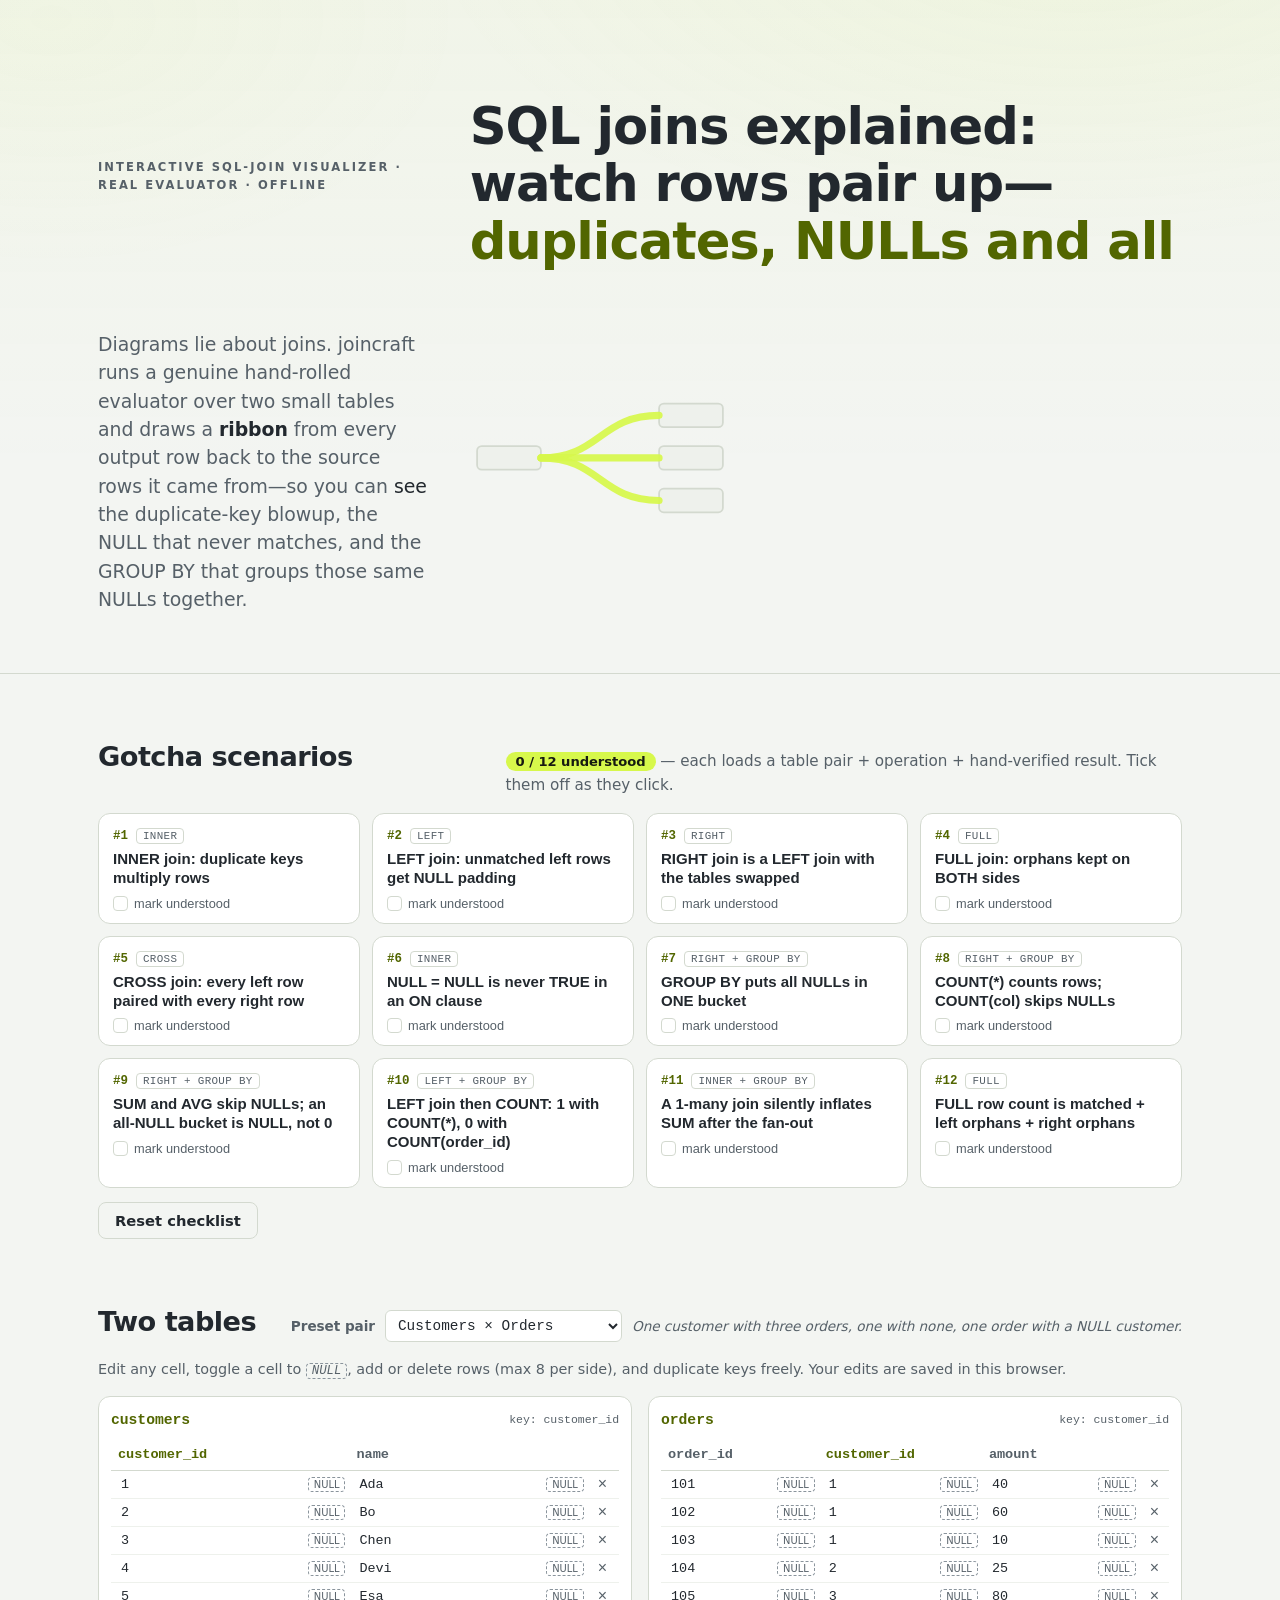
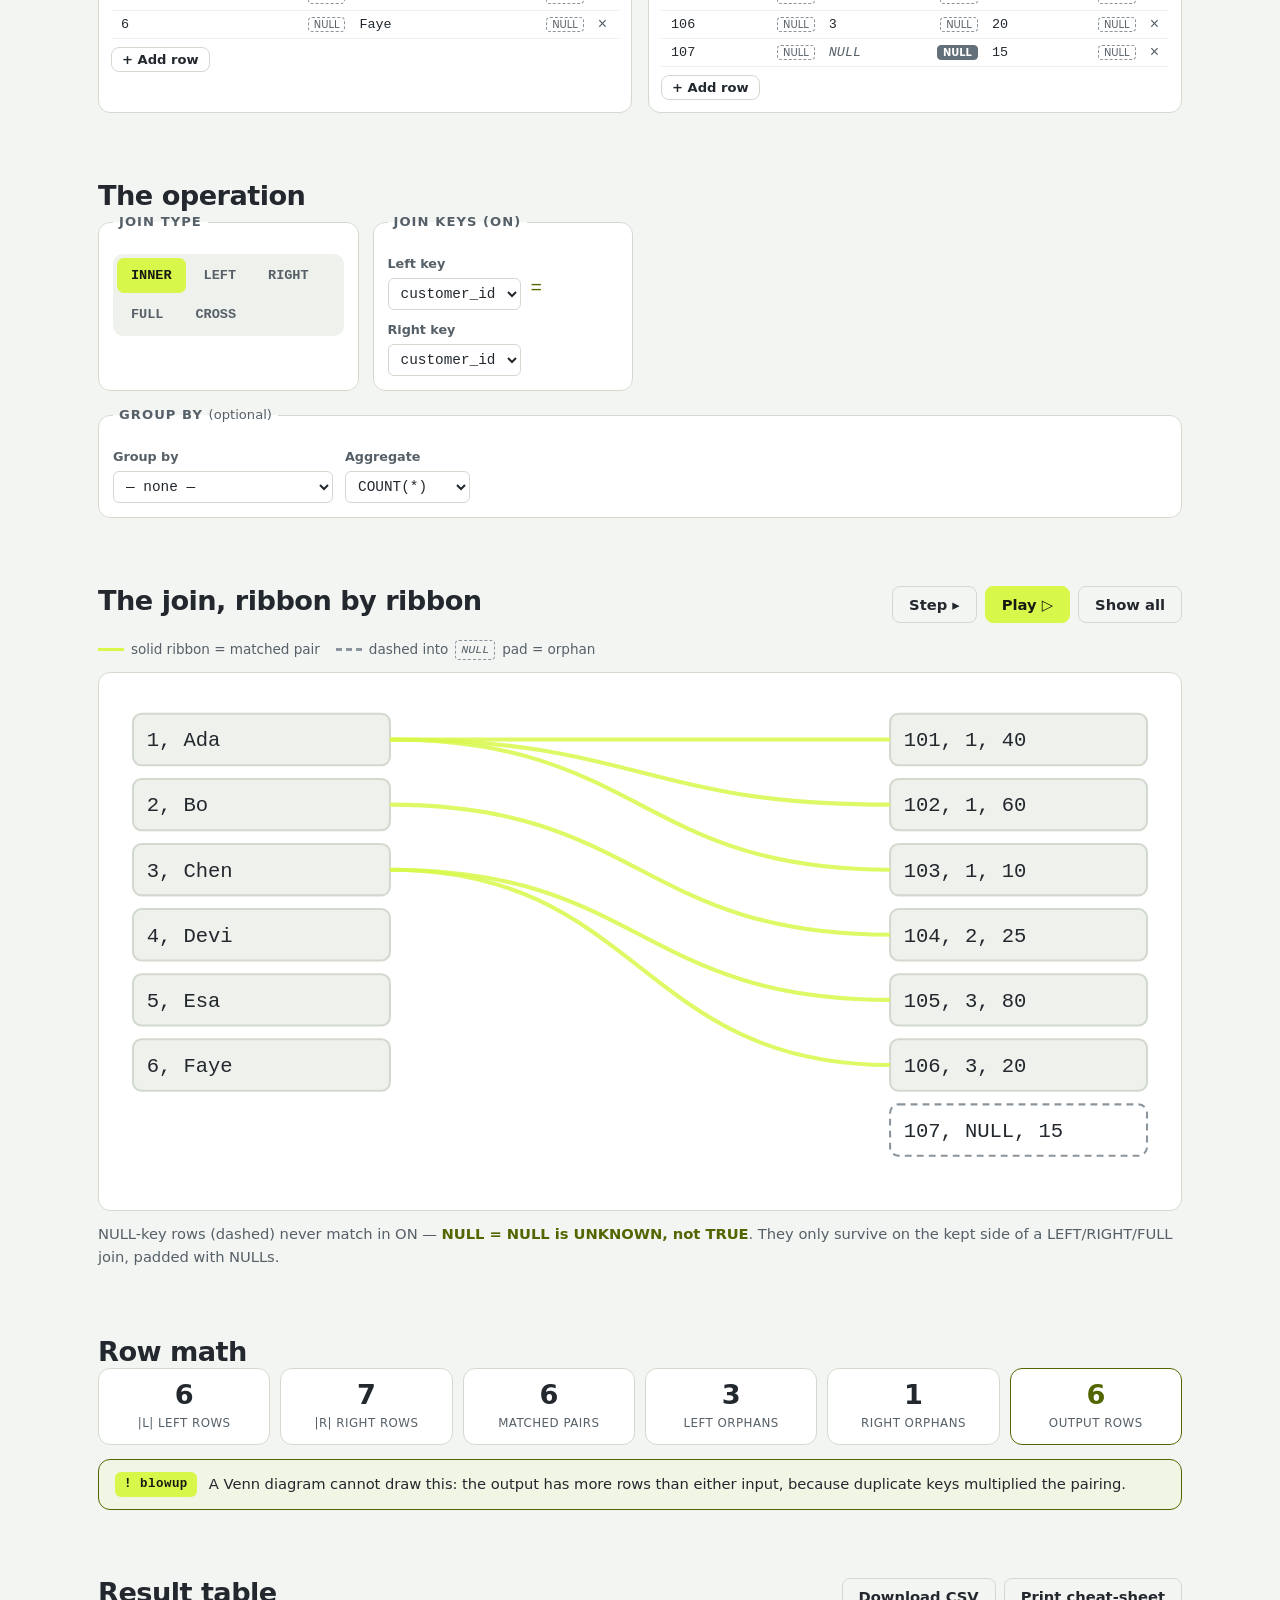
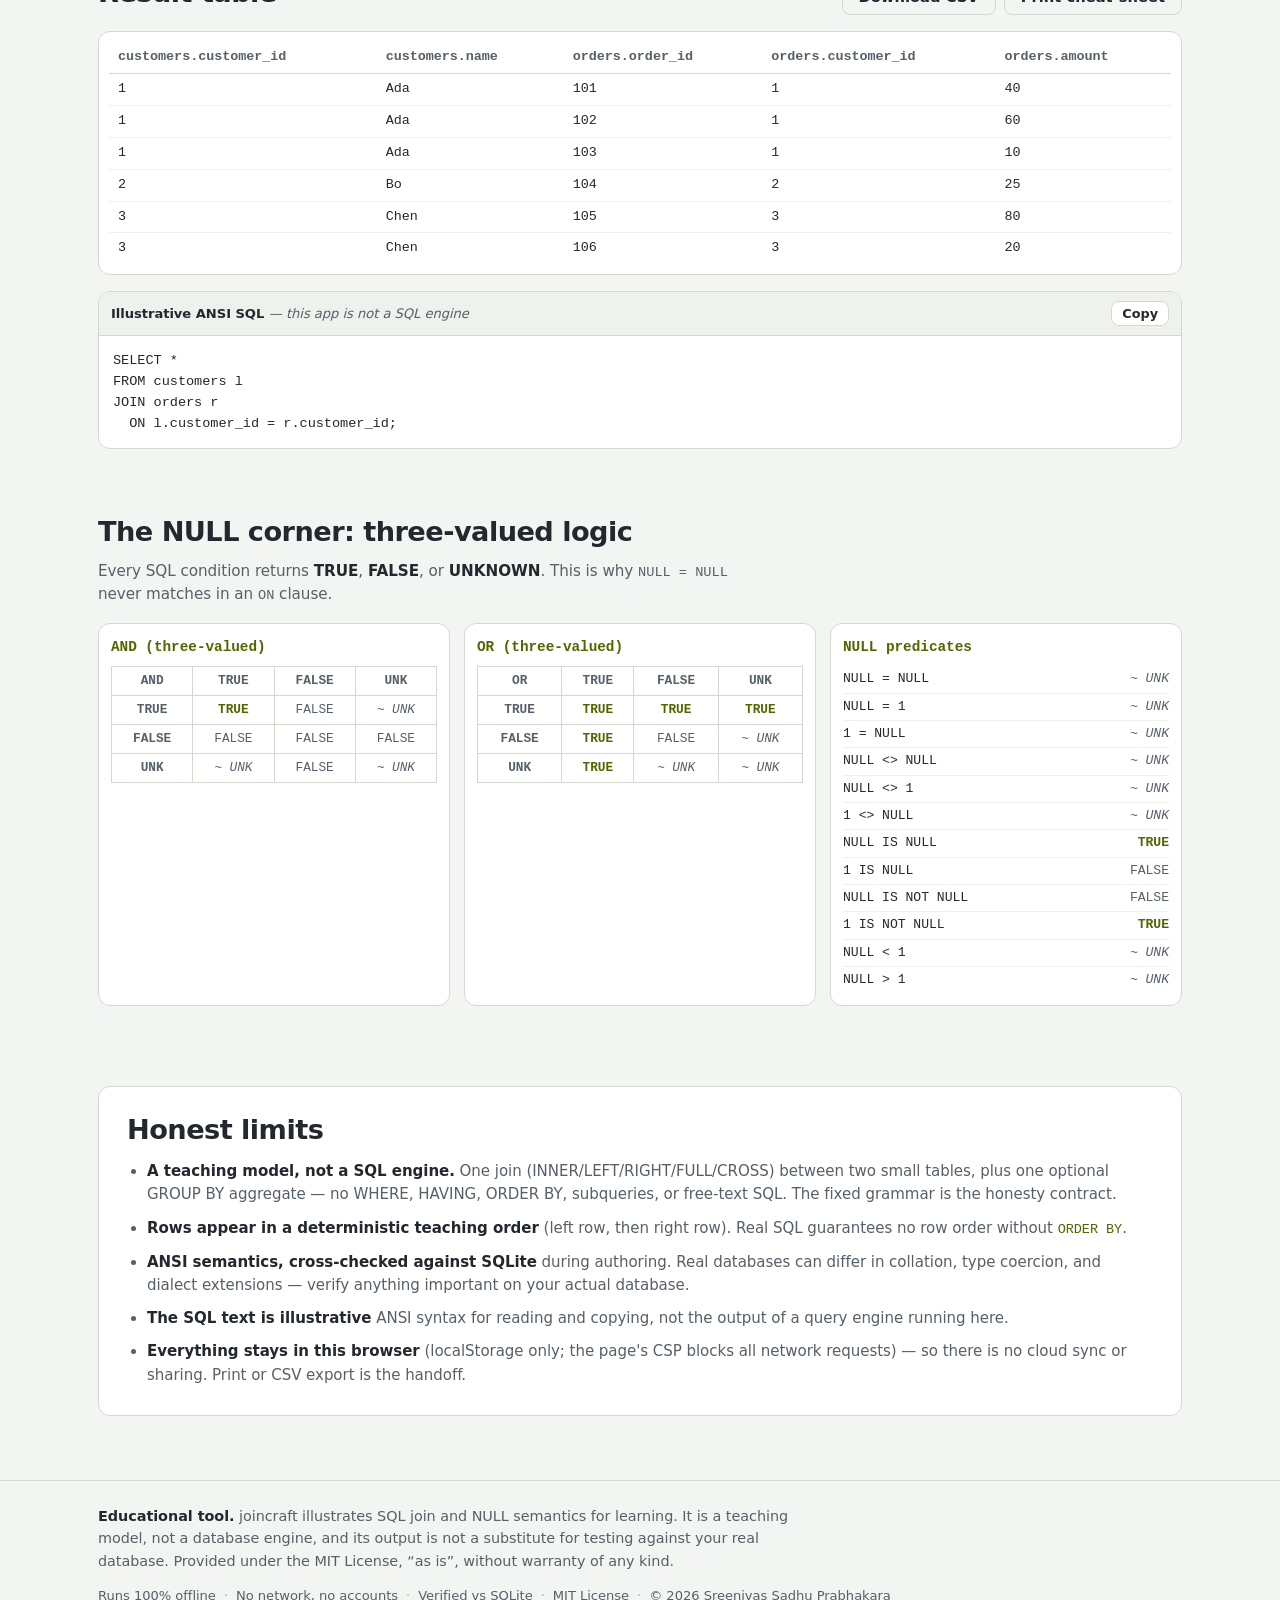
<file: index.html>
<!doctype html>
<html lang="en">
<head>
  <meta charset="utf-8">
  <meta name="viewport" content="width=device-width, initial-scale=1">
  <meta http-equiv="Content-Security-Policy" content="default-src 'self'; connect-src 'none'; img-src 'self' data:; base-uri 'none'; form-action 'none'; frame-ancestors 'none'; object-src 'none'">
  <title>joincraft — SQL joins explained with a real row-by-row visualizer</title>
  <meta name="description" content="SQL joins explained: watch a real hand-rolled evaluator pair rows up — INNER, LEFT, RIGHT, FULL, CROSS — with duplicate keys, NULLs, and GROUP BY, where a Venn diagram misleads. Runs fully offline in your browser.">
  <meta name="color-scheme" content="dark light">
  <link rel="canonical" href="https://sreenivas-sadhu-prabhakara.github.io/joincraft/">
  <meta name="robots" content="index, follow, max-image-preview:large">
  <meta name="author" content="Sreenivas Sadhu Prabhakara">
  <meta name="keywords" content="sql joins explained, sql join visualizer, inner join, left join, right join, full outer join, cross join, sql null handling, three-valued logic, group by nulls, duplicate keys join, venn diagram sql misleading">
  <meta name="theme-color" content="#1D2126" media="(prefers-color-scheme: dark)">
  <meta name="theme-color" content="#F3F5F2" media="(prefers-color-scheme: light)">

  <!-- Open Graph -->
  <meta property="og:type" content="website">
  <meta property="og:site_name" content="joincraft">
  <meta property="og:title" content="joincraft — SQL joins explained with a real row-by-row visualizer">
  <meta property="og:description" content="Watch SQL rows actually pair up — duplicates, NULLs and all. A real evaluator draws join ribbons where a Venn diagram misleads.">
  <meta property="og:url" content="https://sreenivas-sadhu-prabhakara.github.io/joincraft/">
  <meta property="og:locale" content="en_US">
  <meta property="og:image" content="https://sreenivas-sadhu-prabhakara.github.io/joincraft/og-image.png">
  <meta property="og:image:width" content="1200">
  <meta property="og:image:height" content="630">
  <meta property="og:image:alt" content="joincraft — a one-to-three chartreuse join ribbon fan between two row stacks: the duplicate-key blowup a Venn diagram cannot draw">

  <!-- Twitter -->
  <meta name="twitter:card" content="summary_large_image">
  <meta name="twitter:title" content="joincraft — SQL joins explained with a real row-by-row visualizer">
  <meta name="twitter:description" content="Watch SQL rows actually pair up — duplicates, NULLs and all. A real evaluator, not a Venn diagram.">
  <meta name="twitter:image" content="https://sreenivas-sadhu-prabhakara.github.io/joincraft/og-image.png">
  <meta name="twitter:image:alt" content="joincraft — a one-to-three join ribbon fan between two row stacks">

  <link rel="stylesheet" href="styles.css">
  <link rel="icon" href="favicon.svg" type="image/svg+xml">
  <link rel="apple-touch-icon" href="apple-touch-icon.png">
  <link rel="manifest" href="manifest.webmanifest">

  <!-- Structured data (data block; not affected by script-src) -->
  <script type="application/ld+json">
  {
    "@context": "https://schema.org",
    "@type": "WebApplication",
    "name": "joincraft",
    "description": "An interactive SQL-join visualizer: a real hand-rolled evaluator pairs rows up one ribbon at a time across INNER, LEFT, RIGHT, FULL and CROSS joins, with duplicate keys, NULLs, three-valued logic, and GROUP BY — showing where a Venn diagram misleads. Runs fully offline in the browser.",
    "url": "https://sreenivas-sadhu-prabhakara.github.io/joincraft/",
    "applicationCategory": "EducationalApplication",
    "operatingSystem": "Any (modern web browser)",
    "browserRequirements": "Requires a modern web browser with JavaScript enabled.",
    "isAccessibleForFree": true,
    "offers": { "@type": "Offer", "price": "0", "priceCurrency": "USD" },
    "license": "https://opensource.org/licenses/MIT",
    "author": { "@type": "Person", "name": "Sreenivas Sadhu Prabhakara" },
    "softwareVersion": "0.1.0",
    "featureList": [
      "INNER, LEFT, RIGHT, FULL and CROSS joins on two editable tables",
      "Animated join-ribbon view: solid = matched pair, dashed = orphan into a NULL pad",
      "Row-math counter strip with a 'a Venn diagram cannot draw this' callout",
      "Interactive three-valued-logic (NULL) truth table",
      "GROUP BY stage with COUNT / SUM / AVG / MIN / MAX and NULL rules",
      "12 one-click gotcha scenarios with a progress checklist",
      "Illustrative ANSI SQL with copy, plus CSV and printable cheat-sheet export",
      "Runs 100% offline in your browser"
    ]
  }
  </script>
  <script type="application/ld+json">
  {
    "@context": "https://schema.org",
    "@type": "FAQPage",
    "mainEntity": [
      {
        "@type": "Question",
        "name": "Why can a SQL join return more rows than either table?",
        "acceptedAnswer": {
          "@type": "Answer",
          "text": "When a join key is duplicated, rows multiply. If key 'A' has 2 rows on the left and 3 on the right, an INNER join emits 2 x 3 = 6 rows for that key alone, so the output can exceed both inputs. This duplicate-key blowup is the fan a Venn diagram cannot draw, and joincraft draws it as a one-to-many ribbon."
        }
      },
      {
        "@type": "Question",
        "name": "Why do NULL join keys never match, even NULL = NULL?",
        "acceptedAnswer": {
          "@type": "Answer",
          "text": "In SQL, NULL = NULL evaluates to UNKNOWN, not TRUE, so an ON clause never pairs two NULL keys. A NULL-key row is dropped by INNER, but survives LEFT/RIGHT/FULL with the other side padded to NULL. Confusingly, GROUP BY does the opposite: it collapses all NULLs into one bucket. joincraft shows both side by side."
        }
      },
      {
        "@type": "Question",
        "name": "Does joincraft run a real SQL engine or send my data anywhere?",
        "acceptedAnswer": {
          "@type": "Answer",
          "text": "No. joincraft is a teaching model, not a SQL engine: you pick one join plus an optional GROUP BY from controls, and a hand-rolled evaluator computes the exact result. Its results were cross-checked against SQLite during authoring. Everything runs and stays in your browser — the page's Content-Security-Policy blocks all network requests, so nothing is ever sent anywhere. Export CSV or print the cheat-sheet as your handoff."
        }
      }
    ]
  }
  </script>
</head>
<body>
  <a class="skip-link" href="#builder">Skip to the join builder</a>

  <!-- ============ HERO ============ -->
  <header class="hero">
    <div class="hero__inner">
      <p class="eyebrow">Interactive SQL-join visualizer &middot; real evaluator &middot; offline</p>
      <h1 class="hero__title">SQL joins explained: watch rows pair up&mdash;<span class="hero__accent">duplicates, NULLs and all</span></h1>
      <p class="hero__lede">
        Diagrams lie about joins. joincraft runs a genuine hand-rolled evaluator over two small tables
        and draws a <strong>ribbon</strong> from every output row back to the source rows it came from&mdash;so you can
        <em>see</em> the duplicate-key blowup, the NULL that never matches, and the GROUP BY that groups those same NULLs together.
      </p>
      <div class="hero__marks" aria-hidden="true">
        <!-- the signature 1-to-3 ribbon fan -->
        <svg viewBox="0 0 220 120" class="fanmark" role="presentation">
          <rect class="fanmark__row" x="6" y="50" width="54" height="20" rx="4"/>
          <rect class="fanmark__row" x="160" y="14" width="54" height="20" rx="4"/>
          <rect class="fanmark__row" x="160" y="50" width="54" height="20" rx="4"/>
          <rect class="fanmark__row" x="160" y="86" width="54" height="20" rx="4"/>
          <path class="fanmark__ribbon" d="M60 60 C 110 60, 110 24, 160 24"/>
          <path class="fanmark__ribbon" d="M60 60 C 110 60, 110 60, 160 60"/>
          <path class="fanmark__ribbon" d="M60 60 C 110 60, 110 96, 160 96"/>
        </svg>
      </div>
    </div>
  </header>

  <main id="builder">
    <!-- ============ SCENARIOS RAIL ============ -->
    <section class="scenarios" aria-labelledby="scenHeading">
      <div class="section__head">
        <h2 id="scenHeading" class="section__title">Gotcha scenarios</h2>
        <p class="section__note">
          <span class="progress" id="scenProgress" aria-live="polite">0 / 12 understood</span>
          &mdash; each loads a table pair + operation + hand-verified result. Tick them off as they click.
        </p>
      </div>
      <div class="scen-grid" id="scenGrid" role="list"></div>
      <div class="scen-actions">
        <button type="button" class="btn btn--ghost" id="scenResetBtn">Reset checklist</button>
      </div>
    </section>

    <!-- ============ TABLES ============ -->
    <section class="tables" aria-labelledby="tablesHeading">
      <div class="section__head">
        <h2 id="tablesHeading" class="section__title">Two tables</h2>
        <div class="preset-row">
          <label for="presetSel" class="preset-row__label">Preset pair</label>
          <select id="presetSel" class="select"></select>
          <span class="preset-row__blurb" id="presetBlurb"></span>
        </div>
      </div>
      <p class="tables__hint">
        Edit any cell, toggle a cell to <span class="tok tok--null">NULL</span>, add or delete rows (max 8 per side), and duplicate keys freely.
        Your edits are saved in this browser.
      </p>
      <div class="tables__grid">
        <div class="tablewrap" id="leftTableWrap" aria-label="Left table"></div>
        <div class="tablewrap" id="rightTableWrap" aria-label="Right table"></div>
      </div>
    </section>

    <!-- ============ CONTROLS ============ -->
    <section class="ops" aria-labelledby="opsHeading">
      <h2 id="opsHeading" class="section__title">The operation</h2>
      <form class="ops__form" id="opsForm" novalidate>
        <fieldset class="panel">
          <legend class="panel__legend">Join type</legend>
          <div class="segmented" role="radiogroup" aria-label="Join type" id="joinTypes">
            <label class="seg"><input type="radio" name="jtype" value="INNER" checked><span>INNER</span></label>
            <label class="seg"><input type="radio" name="jtype" value="LEFT"><span>LEFT</span></label>
            <label class="seg"><input type="radio" name="jtype" value="RIGHT"><span>RIGHT</span></label>
            <label class="seg"><input type="radio" name="jtype" value="FULL"><span>FULL</span></label>
            <label class="seg"><input type="radio" name="jtype" value="CROSS"><span>CROSS</span></label>
          </div>
        </fieldset>
        <fieldset class="panel" id="keyPanel">
          <legend class="panel__legend">Join keys (ON)</legend>
          <div class="keysel">
            <label>Left key <select id="leftKeySel" class="select"></select></label>
            <span class="keysel__eq" aria-hidden="true">=</span>
            <label>Right key <select id="rightKeySel" class="select"></select></label>
          </div>
          <p class="panel__hint" id="crossHint" hidden>CROSS ignores keys entirely &mdash; every left row is paired with every right row.</p>
        </fieldset>
        <fieldset class="panel panel--wide">
          <legend class="panel__legend">GROUP BY <span class="panel__opt">(optional)</span></legend>
          <div class="groupsel">
            <label>Group by <select id="groupColSel" class="select"><option value="">— none —</option></select></label>
            <label>Aggregate
              <select id="aggSel" class="select">
                <option value="COUNT_STAR">COUNT(*)</option>
                <option value="COUNT">COUNT(col)</option>
                <option value="SUM">SUM(col)</option>
                <option value="AVG">AVG(col)</option>
                <option value="MIN">MIN(col)</option>
                <option value="MAX">MAX(col)</option>
              </select>
            </label>
            <label id="aggColLabel">of column <select id="aggColSel" class="select"></select></label>
          </div>
        </fieldset>
      </form>
    </section>

    <!-- ============ RIBBON VIEW ============ -->
    <section class="ribbon" aria-labelledby="ribbonHeading">
      <div class="section__head">
        <h2 id="ribbonHeading" class="section__title">The join, ribbon by ribbon</h2>
        <div class="playback">
          <button type="button" class="btn btn--ghost" id="stepBtn">Step ▸</button>
          <button type="button" class="btn btn--primary" id="playBtn">Play ▷</button>
          <button type="button" class="btn btn--ghost" id="allBtn">Show all</button>
        </div>
      </div>
      <p class="legend" aria-hidden="false">
        <span class="legend__item"><span class="swatch swatch--solid"></span> solid ribbon = matched pair</span>
        <span class="legend__item"><span class="swatch swatch--dash"></span> dashed into <span class="tok tok--null">NULL</span> pad = orphan</span>
      </p>
      <div class="ribbon__stage" id="ribbonStage" aria-live="polite" aria-label="Join ribbon diagram"></div>
      <p class="ribbon__annot" id="ribbonAnnot" aria-live="polite"></p>
    </section>

    <!-- ============ COUNTER STRIP ============ -->
    <section class="counters" aria-labelledby="countersHeading">
      <h2 id="countersHeading" class="section__title">Row math</h2>
      <div class="counter-strip" id="counterStrip"></div>
      <p class="blowup" id="blowupCallout" hidden role="status">
        <span class="blowup__badge">! blowup</span>
        A Venn diagram cannot draw this: the output has more rows than either input, because duplicate keys multiplied the pairing.
      </p>
    </section>

    <!-- ============ RESULT + SQL + EXPORT ============ -->
    <section class="result" aria-labelledby="resultHeading">
      <div class="section__head">
        <h2 id="resultHeading" class="section__title">Result table</h2>
        <div class="result__actions">
          <button type="button" class="btn btn--ghost" id="csvBtn">Download CSV</button>
          <button type="button" class="btn btn--ghost" id="printBtn">Print cheat-sheet</button>
        </div>
      </div>
      <div class="result__wrap" id="resultWrap" aria-live="polite"></div>

      <div class="sqlbox">
        <div class="sqlbox__head">
          <span class="sqlbox__label">Illustrative ANSI SQL <span class="sqlbox__caveat">— this app is not a SQL engine</span></span>
          <button type="button" class="btn btn--tiny" id="copySqlBtn">Copy</button>
        </div>
        <pre class="sqlbox__code" id="sqlText"></pre>
      </div>
    </section>

    <!-- ============ NULL CORNER (3VL) ============ -->
    <section class="nullcorner" aria-labelledby="nullHeading">
      <div class="section__head">
        <h2 id="nullHeading" class="section__title">The NULL corner: three-valued logic</h2>
        <p class="section__note">
          Every SQL condition returns <strong>TRUE</strong>, <strong>FALSE</strong>, or
          <strong>UNKNOWN</strong>. This is why <code>NULL = NULL</code> never matches in an <code>ON</code> clause.
        </p>
      </div>
      <div class="threevl" id="threevl"></div>
    </section>

    <!-- ============ CHEAT-SHEET PRINT SUMMARY (screen-hidden header for print) ============ -->
    <section class="printhead" aria-hidden="true" id="printHead"></section>
  </main>

  <!-- ============ HONEST LIMITS ============ -->
  <section class="limits" aria-labelledby="limitsHeading">
    <div class="limits__inner">
      <h2 id="limitsHeading" class="section__title">Honest limits</h2>
      <ul class="limits__list">
        <li><strong>A teaching model, not a SQL engine.</strong> One join (INNER/LEFT/RIGHT/FULL/CROSS) between two small tables, plus one optional GROUP BY aggregate &mdash; no WHERE, HAVING, ORDER BY, subqueries, or free-text SQL. The fixed grammar is the honesty contract.</li>
        <li><strong>Rows appear in a deterministic teaching order</strong> (left row, then right row). Real SQL guarantees no row order without <code>ORDER BY</code>.</li>
        <li><strong>ANSI semantics, cross-checked against SQLite</strong> during authoring. Real databases can differ in collation, type coercion, and dialect extensions &mdash; verify anything important on your actual database.</li>
        <li><strong>The SQL text is illustrative</strong> ANSI syntax for reading and copying, not the output of a query engine running here.</li>
        <li><strong>Everything stays in this browser</strong> (localStorage only; the page's CSP blocks all network requests) &mdash; so there is no cloud sync or sharing. Print or CSV export is the handoff.</li>
      </ul>
    </div>
  </section>

  <!-- ============ FOOTER ============ -->
  <footer class="foot">
    <div class="foot__inner">
      <p class="foot__disclaimer">
        <strong>Educational tool.</strong> joincraft illustrates SQL join and NULL semantics for learning. It is a teaching model,
        not a database engine, and its output is not a substitute for testing against your real database. Provided under the MIT License, &ldquo;as is&rdquo;, without warranty of any kind.
      </p>
      <p class="foot__meta">
        <span>Runs 100% offline</span><span class="foot__dot">&middot;</span>
        <span>No network, no accounts</span><span class="foot__dot">&middot;</span>
        <span>Verified vs SQLite</span><span class="foot__dot">&middot;</span>
        <span>MIT&nbsp;License</span><span class="foot__dot">&middot;</span>
        <span>&copy; 2026 Sreenivas&nbsp;Sadhu&nbsp;Prabhakara</span>
      </p>
    </div>
  </footer>

  <script src="data/corpus.js"></script>
  <script src="data/engine.js"></script>
  <script src="app.js" defer></script>
</body>
</html>
</file>
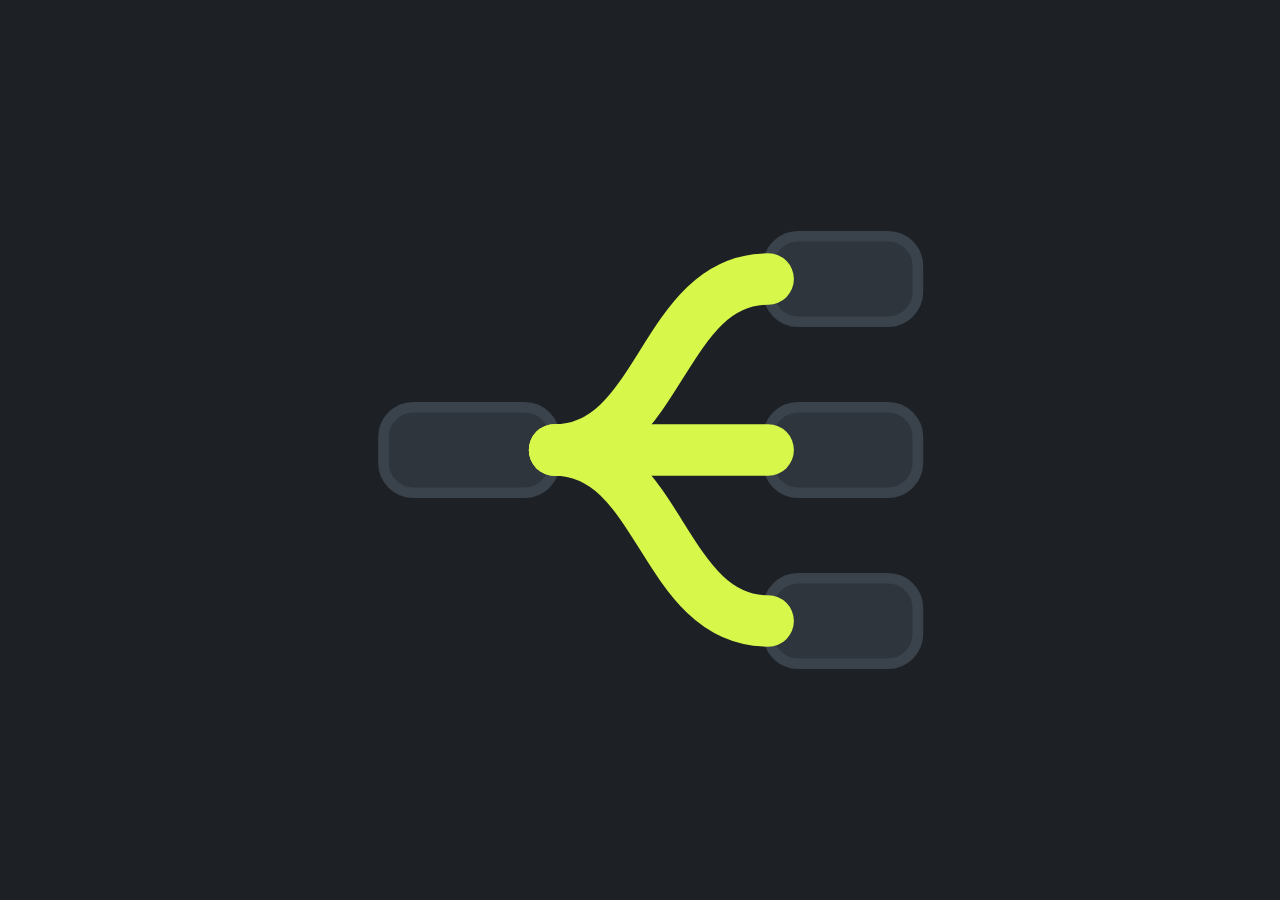
<file: assets/icon.html>
<!doctype html>
<html lang="en">
<head>
<meta charset="utf-8">
<style>
  * { box-sizing: border-box; margin: 0; padding: 0; }
  html, body { width: 100%; height: 100%; overflow: hidden; background: #1D2126; }
  body { display: grid; place-items: center; }
  /* 12% safe padding -> mark fills the middle 76vmin */
  .mark { width: 76vmin; height: 76vmin; display: block; }
  .row { fill: #2E353D; stroke: #3A424B; stroke-width: 0.5; }
  .rib { fill: none; stroke: #D7F84B; stroke-width: 2.4; stroke-linecap: round; }
</style>
</head>
<body>
  <svg class="mark" viewBox="0 0 32 32" aria-hidden="true">
    <rect class="row" x="4" y="14" width="8" height="4" rx="1.4"/>
    <rect class="row" x="22" y="6"  width="7" height="4" rx="1.4"/>
    <rect class="row" x="22" y="14" width="7" height="4" rx="1.4"/>
    <rect class="row" x="22" y="22" width="7" height="4" rx="1.4"/>
    <path class="rib" d="M12 16 C 17 16, 17 8,  22 8"/>
    <path class="rib" d="M12 16 C 17 16, 17 16, 22 16"/>
    <path class="rib" d="M12 16 C 17 16, 17 24, 22 24"/>
  </svg>
</body>
</html>
</file>
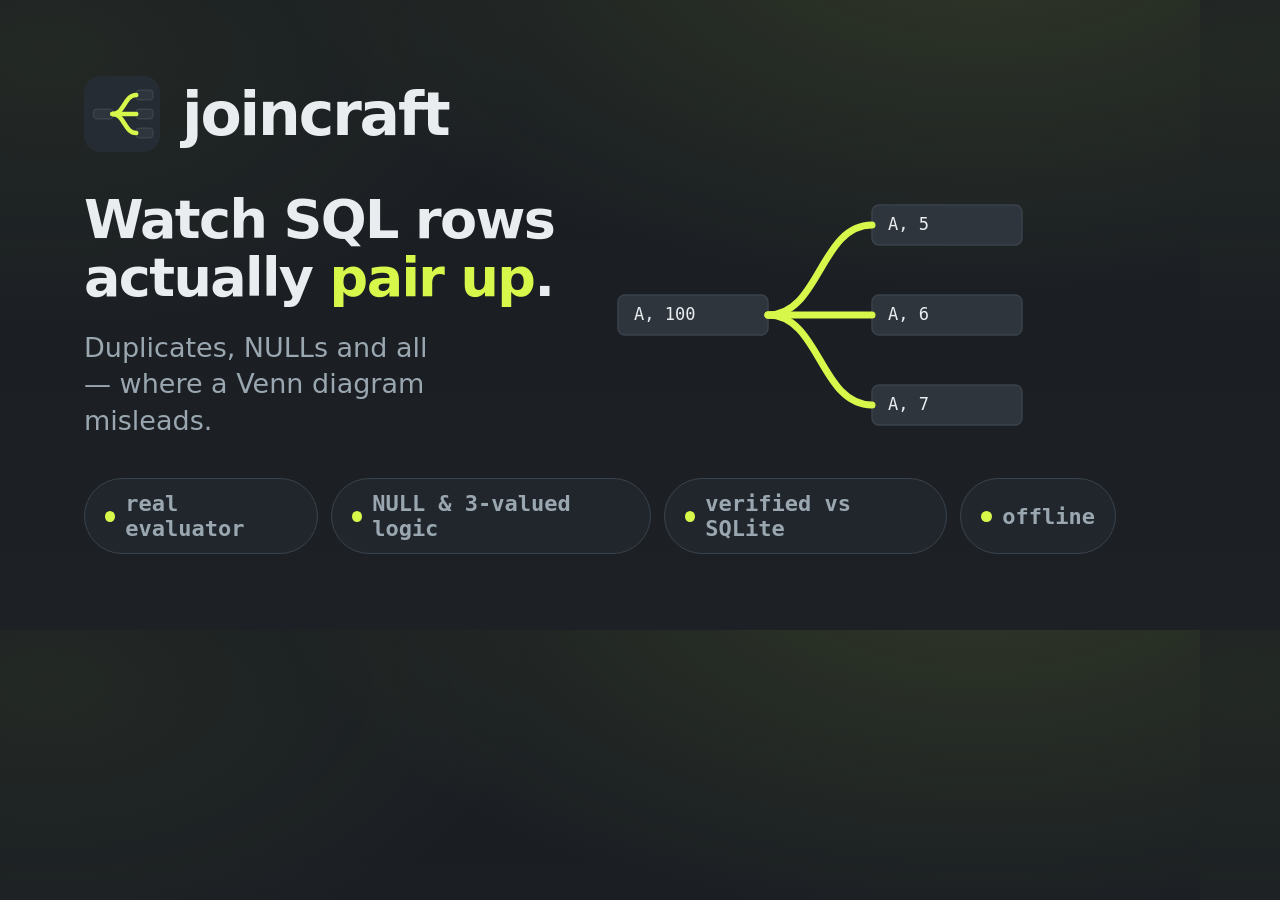
<file: assets/og.html>
<!doctype html>
<html lang="en">
<head>
<meta charset="utf-8">
<style>
  :root {
    --bg:      #1D2126;
    --panel:   #262C33;
    --panel2:  #2E353D;
    --line:    #3A424B;
    --ink:     #E9EDF0;
    --muted:   #9AA7B0;
    --accent:  #D7F84B;
    --accent-ink: #161A10;
    --orphan:  #6B7680;
    --sans: system-ui, -apple-system, "Segoe UI", Roboto, Helvetica, Arial, sans-serif;
    --mono: ui-monospace, "SF Mono", "Cascadia Mono", Menlo, Consolas, monospace;
  }
  * { box-sizing: border-box; margin: 0; padding: 0; }
  html, body { width: 1200px; height: 630px; overflow: hidden; }
  body {
    position: relative;
    background:
      radial-gradient(1200px 620px at 82% -12%, rgba(215,248,75,0.12), transparent 60%),
      radial-gradient(900px 520px at 4% 8%, rgba(215,248,75,0.05), transparent 55%),
      linear-gradient(180deg, #191D22 0%, #1D2126 100%);
    font-family: var(--sans); color: var(--ink);
    -webkit-font-smoothing: antialiased;
  }
  .frame { position: absolute; inset: 0; padding: 76px 84px; display: flex; flex-direction: column; justify-content: space-between; }

  .brand { display: flex; align-items: center; gap: 22px; }
  .mark { width: 76px; height: 76px; }
  .wordmark { font-size: 60px; font-weight: 800; letter-spacing: -0.035em; color: var(--ink); }

  .mid { display: flex; align-items: center; gap: 56px; }
  .headline { max-width: 620px; }
  .headline h1 { font-size: 54px; font-weight: 800; letter-spacing: -0.03em; line-height: 1.08; }
  .headline .accent { color: var(--accent); }
  .headline p { margin-top: 22px; font-size: 27px; font-weight: 500; color: var(--muted); line-height: 1.35; max-width: 20ch; }

  /* the signature 1-to-3 fan, large */
  .fan { flex: 0 0 auto; }
  .fanrow { fill: var(--panel2); stroke: var(--line); stroke-width: 1.5; }
  .fanrow--dash { fill: none; stroke: var(--orphan); stroke-dasharray: 6 5; }
  .rib { fill: none; stroke: var(--accent); stroke-width: 7; stroke-linecap: round; }
  .rib--dash { stroke: var(--orphan); stroke-dasharray: 8 6; stroke-width: 5; }
  .rlbl { font-family: var(--mono); font-size: 17px; fill: var(--ink); }
  .rlbl--null { fill: var(--orphan); font-style: italic; }

  .chips { display: flex; gap: 13px; }
  .chip {
    display: inline-flex; align-items: center; gap: 10px; padding: 12px 20px;
    border: 1px solid var(--line); border-radius: 999px; background: rgba(38,44,51,0.55);
    font-size: 22px; font-weight: 600; color: var(--muted); font-family: var(--mono);
  }
  .chip .dot { width: 11px; height: 11px; border-radius: 50%; background: var(--accent); }
</style>
</head>
<body>
  <div class="frame">
    <div class="brand">
      <svg class="mark" viewBox="0 0 32 32" aria-hidden="true">
        <rect width="32" height="32" rx="7" fill="#262C33"/>
        <rect x="4" y="14" width="8" height="4" rx="1.4" fill="#2E353D" stroke="#3A424B" stroke-width="0.6"/>
        <rect x="22" y="6"  width="7" height="4" rx="1.4" fill="#2E353D" stroke="#3A424B" stroke-width="0.6"/>
        <rect x="22" y="14" width="7" height="4" rx="1.4" fill="#2E353D" stroke="#3A424B" stroke-width="0.6"/>
        <rect x="22" y="22" width="7" height="4" rx="1.4" fill="#2E353D" stroke="#3A424B" stroke-width="0.6"/>
        <path d="M12 16 C 17 16, 17 8,  22 8"  fill="none" stroke="#D7F84B" stroke-width="1.9" stroke-linecap="round"/>
        <path d="M12 16 C 17 16, 17 16, 22 16" fill="none" stroke="#D7F84B" stroke-width="1.9" stroke-linecap="round"/>
        <path d="M12 16 C 17 16, 17 24, 22 24" fill="none" stroke="#D7F84B" stroke-width="1.9" stroke-linecap="round"/>
      </svg>
      <span class="wordmark">joincraft</span>
    </div>

    <div class="mid">
      <div class="headline">
        <h1>Watch SQL rows<br>actually <span class="accent">pair up</span>.</h1>
        <p>Duplicates, NULLs and all — where a Venn diagram misleads.</p>
      </div>

      <!-- the 1-to-3 ribbon fan the app is built around -->
      <svg class="fan" width="420" height="300" viewBox="0 0 420 300" aria-hidden="true">
        <!-- left source row -->
        <rect class="fanrow" x="8" y="130" width="150" height="40" rx="7"/>
        <text class="rlbl" x="24" y="155">A, 100</text>
        <!-- three right rows (fanned) -->
        <rect class="fanrow" x="262" y="40"  width="150" height="40" rx="7"/>
        <text class="rlbl" x="278" y="65">A, 5</text>
        <rect class="fanrow" x="262" y="130" width="150" height="40" rx="7"/>
        <text class="rlbl" x="278" y="155">A, 6</text>
        <rect class="fanrow" x="262" y="220" width="150" height="40" rx="7"/>
        <text class="rlbl" x="278" y="245">A, 7</text>
        <!-- the fan -->
        <path class="rib" d="M158 150 C 210 150, 210 60,  262 60"/>
        <path class="rib" d="M158 150 C 210 150, 210 150, 262 150"/>
        <path class="rib" d="M158 150 C 210 150, 210 240, 262 240"/>
      </svg>
    </div>

    <div class="chips">
      <span class="chip"><span class="dot"></span>real evaluator</span>
      <span class="chip"><span class="dot"></span>NULL &amp; 3-valued logic</span>
      <span class="chip"><span class="dot"></span>verified vs SQLite</span>
      <span class="chip"><span class="dot"></span>offline</span>
    </div>
  </div>
</body>
</html>
</file>
<file: styles.css>
/* ============================================================
   joincraft — join ribbons. graphite-slate + electric chartreuse.
   Dark is the default; light is a full parallel scheme.
   ============================================================ */

:root {
  color-scheme: dark;

  --bg:      #1D2126;
  --panel:   #262C33;
  --panel2:  #2E353D;
  --line:    #3A424B;
  --ink:     #E9EDF0;
  --muted:   #9AA7B0;   /* 6.6:1 on bg */
  --accent:  #D7F84B;   /* electric chartreuse — large fills / accents */
  --accent-ink: #161A10;/* ink that sits ON chartreuse */
  --accent-text: #D7F84B; /* chartreuse as text on dark (13.4:1) */
  --orphan:  #6B7680;   /* NULL / orphan grey — ALWAYS with dash pattern */
  --orphan-text: #9AA7B0;
  --orphan-solid: #586069; /* darker fill for the solid NULL pill so a white label clears AA (6.4:1) */
  --danger:  #FF8A5B;

  --sans: system-ui, -apple-system, "Segoe UI", Roboto, Helvetica, Arial, sans-serif;
  --mono: ui-monospace, "SF Mono", "Cascadia Mono", Menlo, Consolas, "Liberation Mono", monospace;

  --radius: 12px;
  --radius-sm: 8px;
  --wrap: 1180px;
  --shadow: 0 16px 40px -26px rgba(0,0,0,0.75);
  --ease: cubic-bezier(0.22, 0.61, 0.36, 1);
}

@media (prefers-color-scheme: light) {
  :root {
    color-scheme: light;
    --bg:      #F3F5F2;
    --panel:   #FFFFFF;
    --panel2:  #EEF1EC;
    --line:    #D3D9CF;
    --ink:     #22282E;
    --muted:   #566068;   /* 5.9:1 on bg */
    --accent:  #D7F84B;   /* large fills carry dark ink */
    --accent-ink: #161A10;
    --accent-text: #526600; /* olive-chartreuse text/lines, 5.9:1 */
    --orphan:  #8A949C;
    --orphan-text: #566068;
    --orphan-solid: #647079; /* darker fill for the solid NULL pill so a white label clears AA (5.1:1) */
    --danger:  #B23A12;
    --shadow: 0 16px 40px -30px rgba(30,40,20,0.35);
  }
}

* { box-sizing: border-box; }
html { -webkit-text-size-adjust: 100%; scroll-behavior: smooth; }

body {
  margin: 0;
  background: var(--bg);
  color: var(--ink);
  font-family: var(--sans);
  font-size: 16px;
  line-height: 1.55;
  letter-spacing: -0.003em;
  -webkit-font-smoothing: antialiased;
  text-rendering: optimizeLegibility;
}

body::before {
  content: "";
  position: fixed; inset: 0; z-index: -1; pointer-events: none;
  background:
    radial-gradient(1100px 560px at 84% -10%, rgba(215,248,75,0.07), transparent 60%),
    radial-gradient(760px 460px at 4% 2%, rgba(215,248,75,0.04), transparent 55%);
}

h1, h2, h3 { margin: 0; font-weight: 750; letter-spacing: -0.02em; line-height: 1.12; }
p { margin: 0; }
em { font-style: normal; color: var(--ink); }
code { font-family: var(--mono); font-size: 0.9em; }

.tok { font-family: var(--mono); font-size: 0.86em; padding: 0 5px; border-radius: 4px; }
.tok--null {
  color: var(--orphan-text);
  border: 1px dashed var(--orphan);
  background: transparent;
  font-style: italic;
}

/* tabular figures everywhere numbers appear */
.counter-strip, .result__wrap, .tablewrap, .threevl, .counter__val { font-variant-numeric: tabular-nums; }

/* --- skip link + focus --- */
.skip-link {
  position: absolute; left: 12px; top: -60px;
  background: var(--accent); color: var(--accent-ink);
  padding: 10px 16px; border-radius: 10px; font-weight: 700;
  z-index: 50; transition: top 0.18s var(--ease); text-decoration: none;
}
.skip-link:focus { top: 12px; }

a:focus-visible, button:focus-visible, input:focus-visible,
select:focus-visible, [tabindex]:focus-visible,
.seg:focus-within {
  outline: 3px solid var(--accent);
  outline-offset: 2px;
  border-radius: 6px;
}

.eyebrow {
  font-size: 0.72rem; text-transform: uppercase; letter-spacing: 0.18em;
  color: var(--muted); font-weight: 600;
}

/* ============================================================ HERO */
.hero {
  border-bottom: 1px solid var(--line);
  background: linear-gradient(180deg, rgba(215,248,75,0.05), transparent 70%);
}
.hero__inner {
  max-width: var(--wrap); margin: 0 auto;
  padding: clamp(40px, 7vw, 84px) clamp(18px, 5vw, 48px) clamp(36px, 5vw, 60px);
  display: grid; grid-template-columns: minmax(0, 1fr) auto; gap: 40px; align-items: center;
}
.hero__title {
  font-size: clamp(1.9rem, 4.6vw, 3.2rem); font-weight: 800; margin-top: 14px; max-width: 20ch;
}
.hero__accent { color: var(--accent-text); }
.hero__lede {
  margin-top: 20px; max-width: 62ch; font-size: clamp(1rem, 1.6vw, 1.18rem);
  color: var(--muted); line-height: 1.5;
}
.hero__lede strong { color: var(--ink); font-weight: 650; }
.hero__marks { align-self: center; }
.fanmark { width: clamp(180px, 24vw, 260px); height: auto; }
.fanmark__row { fill: var(--panel2); stroke: var(--line); stroke-width: 1.5; }
.fanmark__ribbon { fill: none; stroke: var(--accent); stroke-width: 6; stroke-linecap: round; opacity: 0.92; }
@media (max-width: 780px) {
  .hero__inner { grid-template-columns: 1fr; gap: 20px; }
  .hero__marks { justify-self: start; }
}

/* ============================================================ LAYOUT */
main { max-width: var(--wrap); margin: 0 auto; padding: 0 clamp(18px, 5vw, 48px); }
section { margin-top: clamp(40px, 6vw, 68px); }
.section__head { display: flex; flex-wrap: wrap; align-items: baseline; justify-content: space-between; gap: 12px 20px; margin-bottom: 16px; }
.section__title { font-size: clamp(1.25rem, 2.6vw, 1.7rem); font-weight: 750; }
.section__note { color: var(--muted); font-size: 0.95rem; max-width: 70ch; }
.section__note strong { color: var(--ink); }

/* ============================================================ BUTTONS */
.btn {
  font-family: var(--sans); font-size: 0.92rem; font-weight: 650;
  border-radius: var(--radius-sm); padding: 9px 16px; cursor: pointer;
  border: 1px solid var(--line); background: var(--panel); color: var(--ink);
  transition: transform 0.08s var(--ease), background 0.15s var(--ease), border-color 0.15s;
}
.btn:hover { border-color: var(--accent-text); }
.btn:active { transform: translateY(1px); }
.btn--primary { background: var(--accent); color: var(--accent-ink); border-color: var(--accent); font-weight: 750; }
.btn--primary:hover { filter: brightness(1.05); }
.btn--ghost { background: transparent; }
.btn--tiny { padding: 4px 10px; font-size: 0.8rem; }

.select {
  font-family: var(--mono); font-size: 0.9rem; padding: 6px 8px;
  border-radius: 6px; border: 1px solid var(--line);
  background: var(--panel); color: var(--ink); max-width: 100%;
}

/* ============================================================ SCENARIOS */
.progress {
  font-weight: 700; color: var(--accent-ink); background: var(--accent);
  padding: 2px 10px; border-radius: 999px; font-size: 0.82rem;
}
.scen-grid { display: grid; grid-template-columns: repeat(auto-fill, minmax(230px, 1fr)); gap: 12px; }
.scen-card {
  text-align: left; background: var(--panel); border: 1px solid var(--line);
  border-radius: var(--radius); padding: 14px 14px 12px; cursor: pointer;
  display: flex; flex-direction: column; gap: 6px; color: var(--ink);
  transition: border-color 0.15s var(--ease), transform 0.08s;
}
.scen-card:hover { border-color: var(--accent-text); transform: translateY(-2px); }
.scen-card.is-active { border-color: var(--accent); box-shadow: inset 0 0 0 1px var(--accent); }
.scen-card__top { display: flex; align-items: center; gap: 8px; }
.scen-card__num { font-family: var(--mono); font-size: 0.78rem; color: var(--accent-text); font-weight: 700; }
.scen-card__op {
  font-family: var(--mono); font-size: 0.68rem; letter-spacing: 0.03em;
  color: var(--muted); border: 1px solid var(--line); border-radius: 4px; padding: 1px 6px; margin-left: auto;
}
.scen-card__title { font-size: 0.94rem; font-weight: 650; line-height: 1.25; }
.scen-card__check {
  display: inline-flex; align-items: center; gap: 6px; font-size: 0.8rem;
  color: var(--muted); margin-top: 2px;
}
.scen-card__check .box {
  width: 15px; height: 15px; border: 1.5px solid var(--line); border-radius: 4px;
  display: inline-grid; place-items: center; font-size: 0.7rem; color: var(--accent-ink);
}
.scen-card.is-understood .scen-card__check { color: var(--accent-text); }
.scen-card.is-understood .box { background: var(--accent); border-color: var(--accent); }
.scen-actions { margin-top: 14px; }

/* ============================================================ TABLES */
.preset-row { display: flex; align-items: center; gap: 10px; flex-wrap: wrap; }
.preset-row__label { font-size: 0.85rem; color: var(--muted); font-weight: 600; }
.preset-row__blurb { font-size: 0.85rem; color: var(--muted); font-style: italic; }
.tables__hint { color: var(--muted); font-size: 0.9rem; margin-bottom: 14px; }
.tables__grid { display: grid; grid-template-columns: 1fr 1fr; gap: 16px; }
@media (max-width: 720px) { .tables__grid { grid-template-columns: 1fr; } }

.tablewrap {
  background: var(--panel); border: 1px solid var(--line); border-radius: var(--radius);
  padding: 12px; overflow-x: auto;
}
.tablewrap__name {
  font-family: var(--mono); font-weight: 700; font-size: 0.92rem; color: var(--accent-text);
  margin-bottom: 8px; display: flex; align-items: center; justify-content: space-between; gap: 8px;
}
.tablewrap__name .keytag { font-size: 0.72rem; color: var(--muted); font-weight: 500; }
table.grid { border-collapse: collapse; width: 100%; font-family: var(--mono); font-size: 0.85rem; }
table.grid th {
  text-align: left; padding: 5px 7px; color: var(--muted); font-weight: 600;
  border-bottom: 1px solid var(--line); white-space: nowrap;
}
table.grid th.is-key { color: var(--accent-text); }
table.grid td { padding: 2px 4px; border-bottom: 1px solid var(--panel2); }
.cell {
  display: flex; align-items: center; gap: 4px;
}
.cell__in {
  font-family: var(--mono); font-size: 0.84rem; width: 100%; min-width: 48px;
  background: transparent; border: 1px solid transparent; border-radius: 5px;
  padding: 3px 5px; color: var(--ink);
}
.cell__in:hover { border-color: var(--line); }
.cell__in:focus { border-color: var(--accent-text); background: var(--panel2); outline: none; }
.cell.is-null .cell__in { color: var(--orphan-text); font-style: italic; }
.cell__null {
  font-size: 0.62rem; font-family: var(--sans); padding: 1px 5px; border-radius: 4px;
  border: 1px dashed var(--orphan); background: transparent; color: var(--orphan-text); cursor: pointer;
}
.cell.is-null .cell__null { background: var(--orphan-solid); color: #fff; border-color: var(--orphan-solid); border-style: solid; font-weight: 700; }
.rowdel {
  border: none; background: transparent; color: var(--muted); cursor: pointer;
  font-size: 1rem; line-height: 1; padding: 2px 6px; border-radius: 4px;
}
.rowdel:hover { color: var(--danger); }
.rowadd { margin-top: 8px; font-size: 0.82rem; }
.rowadd[disabled] { opacity: 0.5; cursor: not-allowed; }

/* ============================================================ OPS */
.ops__form { display: grid; grid-template-columns: repeat(auto-fit, minmax(220px, 1fr)); gap: 14px; }
.panel {
  border: 1px solid var(--line); border-radius: var(--radius);
  background: var(--panel); padding: 14px; margin: 0;
}
.panel--wide { grid-column: 1 / -1; }
.panel__legend { font-weight: 700; font-size: 0.82rem; text-transform: uppercase; letter-spacing: 0.08em; color: var(--muted); padding: 0 6px; }
.panel__opt { text-transform: none; letter-spacing: 0; font-weight: 500; }
.panel__hint { color: var(--muted); font-size: 0.85rem; margin-top: 8px; }

.segmented { display: inline-flex; flex-wrap: wrap; gap: 4px; margin-top: 8px; background: var(--panel2); padding: 4px; border-radius: 10px; }
.seg { position: relative; }
.seg input { position: absolute; opacity: 0; inset: 0; cursor: pointer; }
.seg span {
  display: inline-block; padding: 7px 14px; border-radius: 7px; font-size: 0.85rem;
  font-weight: 650; font-family: var(--mono); color: var(--muted); cursor: pointer;
}
.seg input:checked + span { background: var(--accent); color: var(--accent-ink); }
.seg input:focus-visible + span { outline: 3px solid var(--accent); outline-offset: 2px; }

.keysel { display: flex; align-items: flex-end; gap: 10px; flex-wrap: wrap; margin-top: 8px; }
.keysel label, .groupsel label { display: flex; flex-direction: column; gap: 4px; font-size: 0.8rem; color: var(--muted); font-weight: 600; }
.keysel__eq { font-family: var(--mono); font-size: 1.2rem; padding-bottom: 6px; color: var(--accent-text); }
.groupsel { display: flex; flex-wrap: wrap; gap: 12px; margin-top: 8px; align-items: flex-end; }

/* ============================================================ RIBBON */
.playback { display: flex; gap: 8px; }
.legend { display: flex; flex-wrap: wrap; gap: 16px; font-size: 0.85rem; color: var(--muted); margin-bottom: 12px; }
.legend__item { display: inline-flex; align-items: center; gap: 7px; }
.swatch { width: 26px; height: 0; border-top-width: 3px; border-top-style: solid; display: inline-block; }
.swatch--solid { border-top-color: var(--accent); }
.swatch--dash { border-top-style: dashed; border-top-color: var(--orphan); }

.ribbon__stage {
  background: var(--panel); border: 1px solid var(--line); border-radius: var(--radius);
  padding: 10px; overflow-x: auto; min-height: 160px;
}
.ribbon__stage svg { display: block; width: 100%; height: auto; }
.rrow { fill: var(--panel2); stroke: var(--line); stroke-width: 1.2; }
.rrow--null { fill: transparent; stroke: var(--orphan); stroke-dasharray: 4 3; }
.rlabel { font-family: var(--mono); font-size: 12px; fill: var(--ink); }
.rlabel--null { fill: var(--orphan-text); font-style: italic; }
.rkey { font-family: var(--mono); font-size: 11px; fill: var(--accent-text); font-weight: 700; }
.rib { fill: none; stroke: var(--accent); stroke-width: 2.4; opacity: 0.85; }
.rib--orphan { stroke: var(--orphan); stroke-dasharray: 5 4; stroke-width: 2; opacity: 0.9; }
.rib.is-hidden { opacity: 0; }
@media (prefers-reduced-motion: no-preference) {
  .rib { transition: opacity 0.28s var(--ease); }
}
.ribbon__annot { margin-top: 12px; color: var(--muted); font-size: 0.92rem; min-height: 1.4em; }
.ribbon__annot strong { color: var(--accent-text); }

/* ============================================================ COUNTERS */
.counter-strip { display: grid; grid-template-columns: repeat(auto-fit, minmax(120px, 1fr)); gap: 10px; }
.counter {
  background: var(--panel); border: 1px solid var(--line); border-radius: var(--radius);
  padding: 12px 14px; text-align: center;
}
.counter__val { font-size: 1.7rem; font-weight: 800; line-height: 1; }
.counter__label { font-size: 0.74rem; color: var(--muted); margin-top: 6px; text-transform: uppercase; letter-spacing: 0.04em; }
.counter--out { border-color: var(--accent-text); }
.counter--out .counter__val { color: var(--accent-text); }
.blowup {
  margin-top: 14px; display: flex; align-items: center; gap: 12px; flex-wrap: wrap;
  background: rgba(215,248,75,0.09); border: 1px solid var(--accent-text);
  border-radius: var(--radius); padding: 12px 16px; font-size: 0.92rem; color: var(--ink);
}
.blowup__badge {
  font-family: var(--mono); font-weight: 800; font-size: 0.78rem; letter-spacing: 0.04em;
  background: var(--accent); color: var(--accent-ink); padding: 3px 9px; border-radius: 6px; white-space: nowrap;
}

/* ============================================================ RESULT + SQL */
.result__actions { display: flex; gap: 8px; }
.result__wrap { overflow-x: auto; background: var(--panel); border: 1px solid var(--line); border-radius: var(--radius); padding: 10px; }
table.rtable { border-collapse: collapse; width: 100%; font-family: var(--mono); font-size: 0.84rem; }
table.rtable th, table.rtable td { padding: 5px 9px; border-bottom: 1px solid var(--panel2); text-align: left; white-space: nowrap; }
table.rtable th { color: var(--muted); font-weight: 600; border-bottom: 1px solid var(--line); }
table.rtable th.g-left { color: var(--accent-text); }
table.rtable td.is-null { color: var(--orphan-text); font-style: italic; }
table.rtable tr:last-child td { border-bottom: none; }
.rtable__empty { color: var(--muted); font-style: italic; padding: 12px; }

.sqlbox { margin-top: 16px; background: var(--panel); border: 1px solid var(--line); border-radius: var(--radius); overflow: hidden; }
.sqlbox__head { display: flex; align-items: center; justify-content: space-between; gap: 10px; padding: 9px 12px; border-bottom: 1px solid var(--line); background: var(--panel2); }
.sqlbox__label { font-size: 0.82rem; font-weight: 650; color: var(--ink); }
.sqlbox__caveat { color: var(--muted); font-weight: 500; font-style: italic; }
.sqlbox__code { margin: 0; padding: 14px; font-family: var(--mono); font-size: 0.85rem; color: var(--ink); white-space: pre-wrap; overflow-x: auto; }

/* ============================================================ 3VL */
.threevl { display: grid; grid-template-columns: repeat(auto-fit, minmax(260px, 1fr)); gap: 14px; }
.tt {
  background: var(--panel); border: 1px solid var(--line); border-radius: var(--radius); padding: 12px;
}
.tt__title { font-family: var(--mono); font-weight: 700; font-size: 0.9rem; margin-bottom: 8px; color: var(--accent-text); }
table.ttgrid { border-collapse: collapse; width: 100%; font-family: var(--mono); font-size: 0.8rem; }
table.ttgrid th, table.ttgrid td { padding: 4px 7px; text-align: center; border: 1px solid var(--line); }
table.ttgrid th { color: var(--muted); font-weight: 600; }
.v-TRUE { color: var(--accent-text); font-weight: 700; }
.v-FALSE { color: var(--muted); }
.v-UNKNOWN { color: var(--orphan-text); font-style: italic; }
.v-UNKNOWN::before { content: "~ "; } /* non-color cue: TRUE plain, UNKNOWN prefixed ~ */
.tt__list { list-style: none; margin: 0; padding: 0; font-family: var(--mono); font-size: 0.82rem; }
.tt__list li { display: flex; justify-content: space-between; gap: 10px; padding: 3px 0; border-bottom: 1px solid var(--panel2); }
.tt__list li:last-child { border-bottom: none; }
.tt__list .expr { color: var(--ink); }

/* ============================================================ LIMITS + FOOTER */
.limits { max-width: var(--wrap); margin: clamp(48px,7vw,80px) auto 0; padding: 0 clamp(18px,5vw,48px); }
.limits__inner { background: var(--panel); border: 1px solid var(--line); border-radius: var(--radius); padding: clamp(18px,3vw,28px); }
.limits__list { margin: 14px 0 0; padding-left: 20px; color: var(--muted); font-size: 0.94rem; display: grid; gap: 10px; }
.limits__list strong { color: var(--ink); }
.limits__list code { color: var(--accent-text); }

.foot { margin-top: clamp(40px, 6vw, 64px); border-top: 1px solid var(--line); }
.foot__inner { max-width: var(--wrap); margin: 0 auto; padding: 24px clamp(18px,5vw,48px) 48px; }
.foot__disclaimer { color: var(--muted); font-size: 0.9rem; max-width: 80ch; }
.foot__disclaimer strong { color: var(--ink); }
.foot__meta { margin-top: 14px; color: var(--muted); font-size: 0.82rem; display: flex; flex-wrap: wrap; gap: 8px; align-items: center; }
.foot__dot { opacity: 0.5; }

.printhead { display: none; }

/* ============================================================ PRINT: cheat-sheet */
@media print {
  :root { --bg: #fff; --ink: #111; --muted: #444; --panel: #fff; --panel2: #f4f4f4; --line: #bbb; --accent-text: #333; }
  body::before { display: none; }
  body { font-size: 11pt; }
  .hero__lede, .hero__marks, .scenarios, .ops, .playback, .result__actions,
  .preset-row, .tables__hint, .rowadd, .cell__null, .rowdel, .skip-link,
  .sqlbox__head .btn, .scen-actions, .legend .swatch { display: none !important; }
  section { margin-top: 18px; page-break-inside: avoid; }
  .hero { border: none; }
  .hero__inner { padding: 0 0 8px; display: block; }
  .hero__title { font-size: 18pt; }
  .ribbon__stage { border: 1px solid #999; }
  .printhead { display: block; margin-bottom: 10px; }
  .printhead__row { font-family: var(--mono); font-size: 10pt; color: #333; }
  .foot { border-color: #999; }
  a { color: inherit; text-decoration: none; }
  table.grid, table.rtable, table.ttgrid { font-size: 9pt; }
}
</file>
